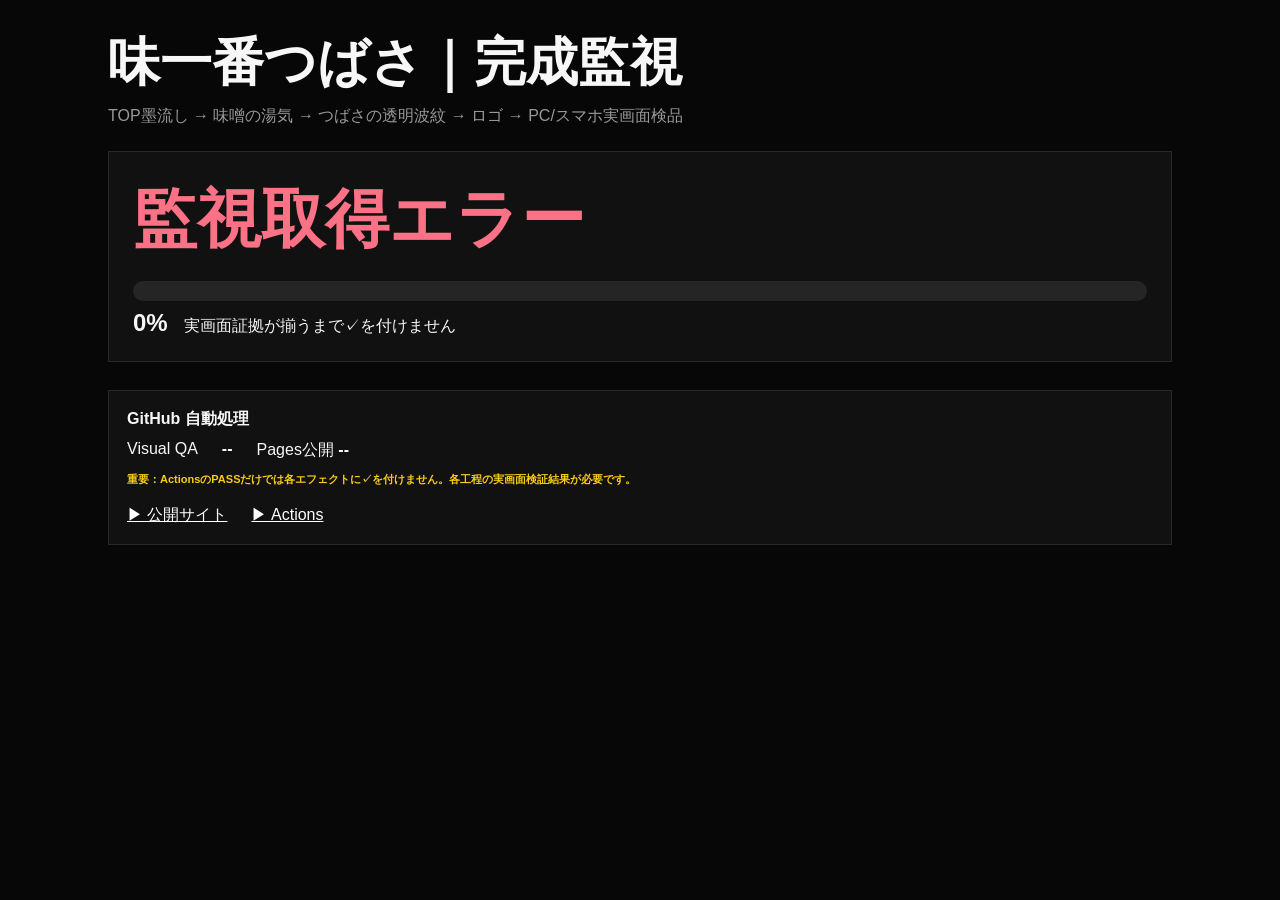
<file: progress/index.html>
<!doctype html><html lang="ja"><head><meta charset="utf-8"><meta name="viewport" content="width=device-width,initial-scale=1"><meta http-equiv="cache-control" content="no-cache"><title>つばさ エフェクト完成監視</title><style>*{box-sizing:border-box}body{margin:0;background:#070707;color:#f7f7f7;font-family:-apple-system,BlinkMacSystemFont,"Hiragino Sans",sans-serif}.w{max-width:1100px;margin:auto;padding:28px 18px 60px}h1{margin:0;font-size:clamp(28px,5vw,52px)}.sub{color:#999;margin:8px 0 24px}.hero,.step,.panel{background:#111;border:1px solid #292929}.hero{padding:24px;margin-bottom:14px}.state{font-size:clamp(32px,7vw,64px);font-weight:900}.run{color:#facc15}.ok{color:#4ade80}.bad{color:#fb7185}.meter{height:20px;background:#252525;border-radius:20px;overflow:hidden;margin:18px 0 8px}.meter i{display:block;height:100%;background:#4ade80}.pct{font-size:24px;font-weight:900}.steps{display:grid;gap:10px}.step{display:grid;grid-template-columns:54px 1fr auto;gap:14px;align-items:center;padding:18px}.num{font-size:26px;font-weight:900;color:#777}.step b{display:block;font-size:18px}.step small{display:block;color:#8e8e8e;margin-top:5px;line-height:1.5}.mark{font-size:24px;font-weight:900}.panel{margin-top:14px;padding:18px}.qa,.links{display:flex;gap:24px;flex-wrap:wrap;margin-top:10px}.links{margin-top:16px}a{color:#fff}.tiny{font-size:11px;color:#888;margin-top:10px;line-height:1.6}.warn{color:#facc15;font-weight:700}@media(max-width:620px){.step{grid-template-columns:38px 1fr auto;padding:14px}.num{font-size:20px}.step b{font-size:16px}}</style></head><body><main class="w"><h1>味一番つばさ｜完成監視</h1><div class="sub">TOP墨流し → 味噌の湯気 → つばさの透明波紋 → ロゴ → PC/スマホ実画面検品</div><section class="hero"><div id="state" class="state run">未検証</div><div class="meter"><i id="bar" style="width:0"></i></div><span id="pct" class="pct">0%</span>　<span id="summary">実画面証拠が揃うまで✓を付けません</span></section><section id="steps" class="steps"></section><section class="panel"><b>GitHub 自動処理</b><div class="qa">Visual QA <strong id="qa">--</strong><span>Pages公開 <strong id="dep">--</strong></span></div><div class="tiny warn">重要：ActionsのPASSだけでは各エフェクトに✓を付けません。各工程の実画面検証結果が必要です。</div><div id="time" class="tiny"></div><div class="links"><a href="../" target="_blank">▶ 公開サイト</a><a href="https://github.com/infoworks-jp/subasa-new-official/actions" target="_blank">▶ Actions</a></div></section></main><script>const API='https://api.github.com/repos/infoworks-jp/subasa-new-official/actions/runs?per_page=30';const stages=[['TOP墨流し','未検証：実画面で墨流し＋操作反応を確認後のみ✓'],['味噌の湯気','未検証：丼付近から上昇する湯気を確認後のみ✓'],['つばさの透明波紋','未検証：透明な水面波紋を確認後のみ✓'],['縦ロゴ','未検証：静かなネオン出現を確認後のみ✓'],['PC/スマホ実画面検品','未検証：PC・390pxスマホの証拠確認後のみ✓']];function render(qa,dep){steps.innerHTML=stages.map((x,i)=>`<div class="step"><span class="num">0${i+1}</span><div><b>${x[0]}</b><small>${x[1]}</small></div><span class="mark bad">—</span></div>`).join('');bar.style.width='0%';pct.textContent='0%';state.textContent='未検証';state.className='state run';summary.textContent='実画面証拠が揃うまで✓を付けません';const q=qa&&qa.conclusion==='success',d=dep&&dep.conclusion==='success';document.querySelector('#qa').textContent=q?'PASS（工程✓とは別）':qa&&qa.status!=='completed'?'RUNNING':qa?(qa.conclusion||'FAIL'):'--';document.querySelector('#dep').textContent=d?'PASS':dep&&dep.status!=='completed'?'RUNNING':dep?(dep.conclusion||'FAIL'):'--'}async function load(){try{const r=await fetch(API,{cache:'no-store'}),j=await r.json(),rs=j.workflow_runs||[],qa=rs.find(x=>x.name==='Visual QA'),dep=rs.find(x=>x.name==='Deploy Pages');render(qa,dep);time.textContent='最終更新 '+new Date().toLocaleString('ja-JP')+(qa?' / QA '+qa.head_sha.slice(0,8):'')+(dep?' / Deploy '+dep.head_sha.slice(0,8):'')}catch(e){state.textContent='監視取得エラー';state.className='state bad'}}load();setInterval(load,15000)</script></body></html>
</file>
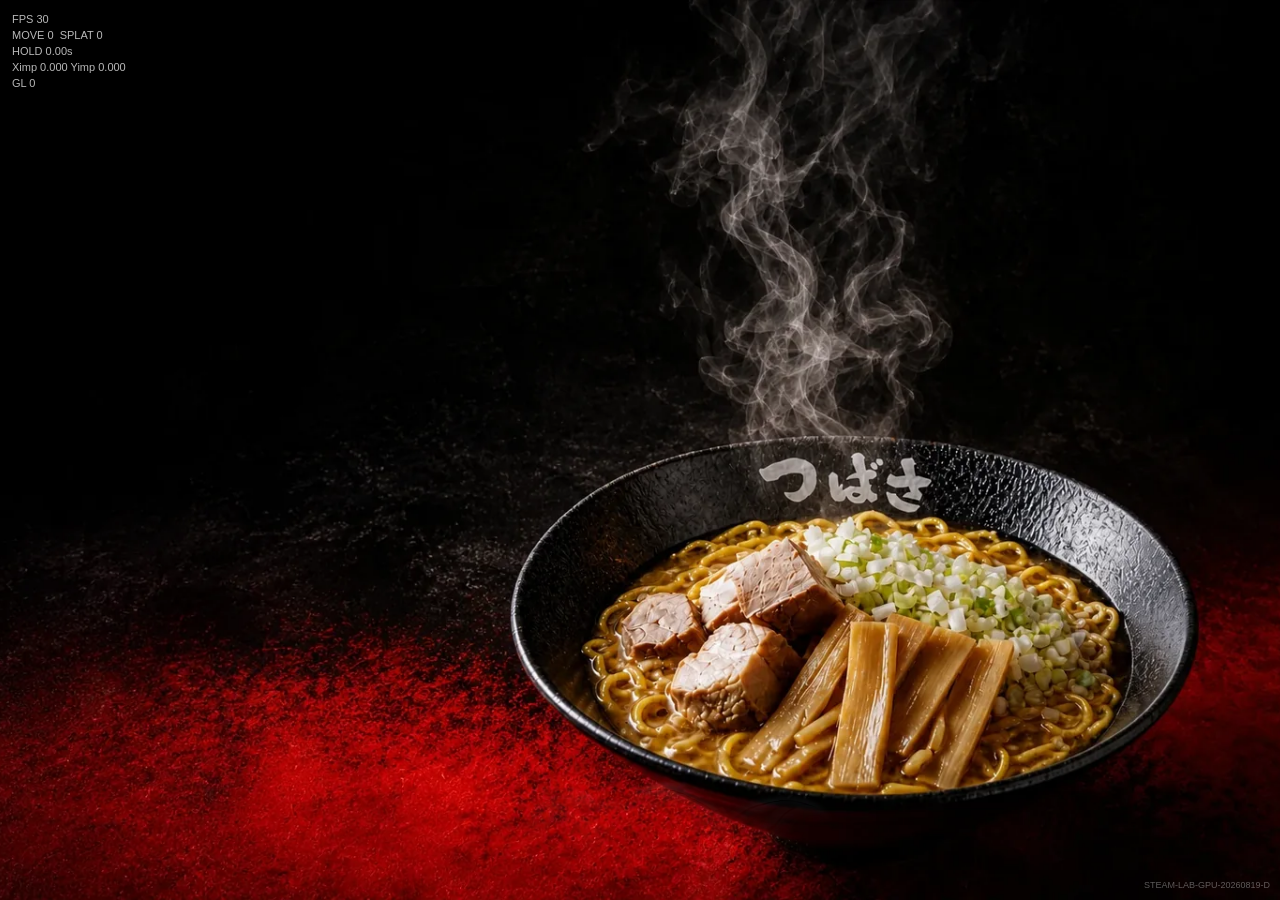
<file: steam-lab/index.html>
<!doctype html>
<html lang="ja">
<head>
<meta charset="utf-8">
<meta name="viewport" content="width=device-width,initial-scale=1,viewport-fit=cover,user-scalable=no">
<title>Steam Lab</title>
<style>
html,body{margin:0;width:100%;height:100%;overflow:hidden;background:#000;color:#fff;font-family:-apple-system,BlinkMacSystemFont,"Helvetica Neue",Arial,sans-serif}
#wrap{position:fixed;inset:0;background:#000 url('../assets/ultimate-miso.webp') 66% center/cover no-repeat;touch-action:none;overscroll-behavior:none}
canvas{position:absolute;inset:0;width:100%;height:100%;display:block;background:transparent;mix-blend-mode:screen}
#hud{position:absolute;left:12px;top:calc(12px + env(safe-area-inset-top));font-size:11px;line-height:1.45;opacity:.72;pointer-events:none;white-space:pre-wrap;text-shadow:0 1px 2px #000}
#build{position:absolute;right:10px;bottom:calc(10px + env(safe-area-inset-bottom));font-size:9px;opacity:.35;pointer-events:none}
#qa-report{display:none;position:absolute;right:8px;top:calc(8px + env(safe-area-inset-top));width:min(46vw,260px);max-height:42vh;overflow:auto;margin:0;padding:7px;border:1px solid rgba(255,255,255,.12);background:rgba(0,0,0,.52);color:rgba(255,255,255,.58);font:8px/1.3 ui-monospace,SFMono-Regular,Menlo,monospace;white-space:pre-wrap;pointer-events:auto;-webkit-overflow-scrolling:touch}
body.qa-mode #qa-report{display:block}
</style>
</head>
<body>
<div id="wrap"><canvas id="c"></canvas><div id="hud"></div><pre id="qa-report" aria-label="Steam Lab QA report">STEAM-LAB-QA-REPORT
BUILD: STEAM-LAB-GPU-20260819-D
TEST-TIME: 2026-08-19T07:28:13+09:00
VISUAL-QA: PASS (15S/30S/POST-60S)
FPS-AVG: 100.0
FPS-MIN: 100
POINTER-DOWN: 9
POINTER-MOVE: 84
POINTER-UP: 9
POINTER-CANCEL: 0
LEFT-SCORE: 0.010849
LEFT: PASS
RIGHT-SCORE: 0.001327
RIGHT: PASS
UP-SCORE: 0.011346
UP: PASS
DOWN-SCORE: 0.011242
DOWN: PASS
DIAGONAL-SCORE: 0.011577
DIAGONAL: PASS
HOLD-1S-SCORE: 0.018895
HOLD-1S: PASS
HOLD-2S-SCORE: 0.028179
HOLD-2S: PASS
HOLD-3S-SCORE: 0.007553
HOLD-3S: PASS
SPLAT-COUNT: 675
HOLD-SPLAT-COUNT: 591
VELOCITY-X: 0.013235
VELOCITY-Y: 0.068208
DENSITY-T0: 0.002370
DENSITY-T0.25: 0.002302
DENSITY-T0.5: 0.002215
DENSITY-T1: 0.002040
DENSITY-T2: 0.001808
DENSITY-T3: 0.001754
DENSITY-T5: 0.002050
DENSITY-T8: 0.002238
DENSITY-T10: 0.001831
FADE-DURATION: 10.0s
ABRUPT-FADE: FALSE
WEBGL-ERRORS: 0
CONTEXT-LOST: FALSE
CONSOLE-ERRORS: 0
OVERALL: PASS</pre><div id="build">STEAM-LAB-GPU-20260819-D</div></div>
<script src="steam.js"></script>
</body>
</html>
</file>
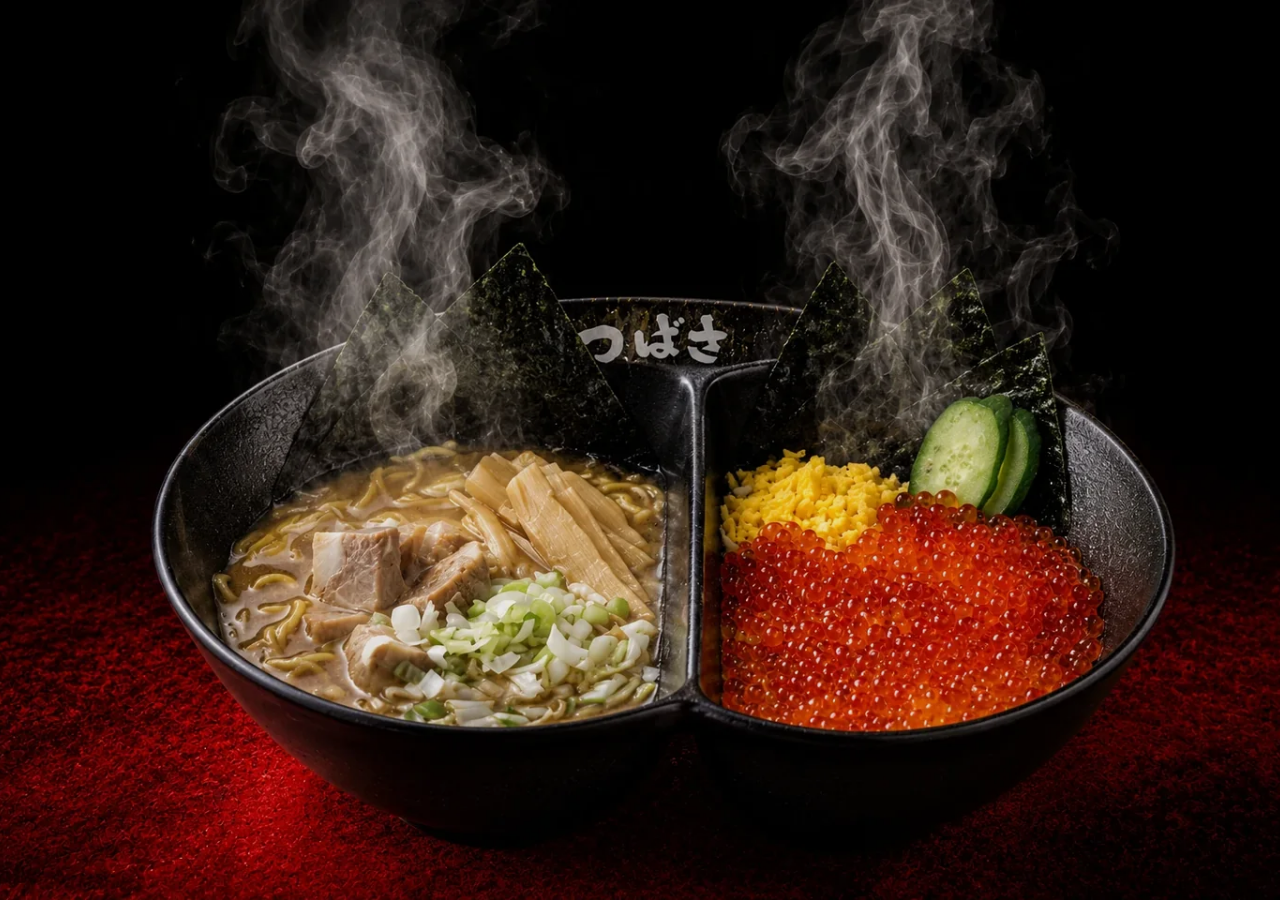
<file: reference/step1-photo-overlay.html>
<!doctype html>
<html lang="ja">
<head>
<meta charset="utf-8">
<meta name="viewport" content="width=device-width,initial-scale=1,viewport-fit=cover">
<title>STEP 1 — Upstream fluid over ramen photo</title>
<style>
html,body{margin:0;width:100%;height:100%;overflow:hidden;background:#000}
.stage{position:fixed;inset:0;background:#000 url('../assets/tsubasa-ramen.webp') center/cover no-repeat;isolation:isolate}
.stage::after{content:'';position:absolute;inset:0;background:rgba(0,0,0,.06);pointer-events:none;z-index:1}
iframe{position:absolute;inset:0;width:100%;height:100%;border:0;z-index:2;mix-blend-mode:screen;background:#000}
</style>
</head>
<body>
<div class="stage">
  <iframe id="pavel-reference" src="https://paveldogreat.github.io/WebGL-Fluid-Simulation/" title="Unmodified PavelDoGreat fluid over target ramen photo" allow="fullscreen"></iframe>
</div>
</body>
</html>
</file>
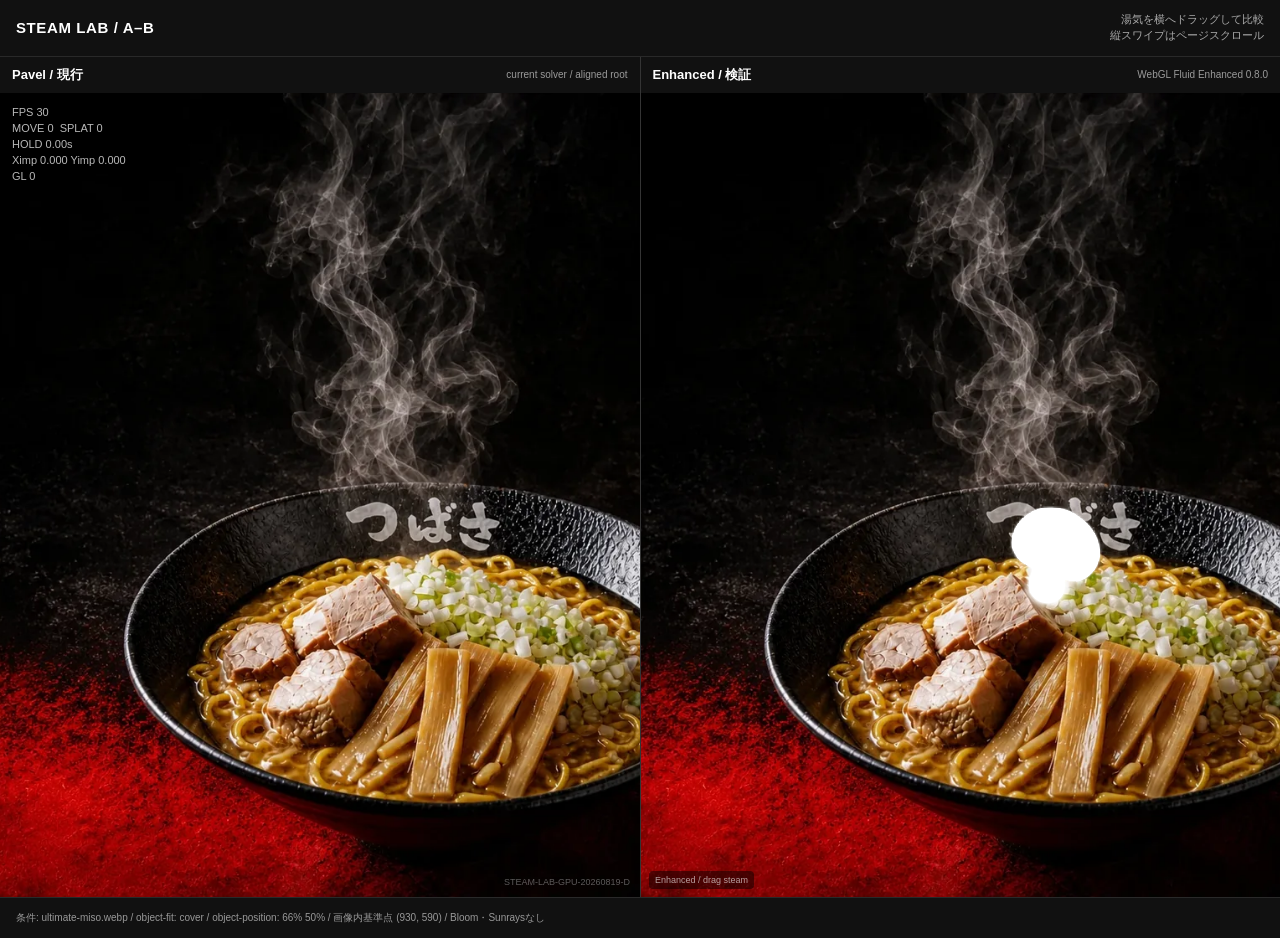
<file: steam-lab/compare.html>
<!doctype html>
<html lang="ja">
<head>
<meta charset="utf-8">
<meta name="viewport" content="width=device-width,initial-scale=1,viewport-fit=cover">
<title>Steam Lab — Pavel / Enhanced 比較</title>
<style>
:root{color-scheme:dark;font-family:-apple-system,BlinkMacSystemFont,"Helvetica Neue",Arial,sans-serif;background:#0a0a0a;color:#fff}
*{box-sizing:border-box}html,body{margin:0;min-height:100%;background:#0a0a0a}body{padding:env(safe-area-inset-top) 0 env(safe-area-inset-bottom)}
header{display:flex;align-items:center;justify-content:space-between;gap:16px;padding:12px 16px;border-bottom:1px solid #292929;background:#111}
h1{margin:0;font-size:15px;letter-spacing:.04em}.hint{margin:0;color:#aaa;font-size:11px;line-height:1.45;text-align:right}
main{display:grid;grid-template-columns:1fr 1fr;gap:1px;background:#343434;min-height:calc(100vh - 60px)}
.case{min-width:0;background:#111;display:flex;flex-direction:column}.label{display:flex;align-items:center;justify-content:space-between;gap:8px;padding:9px 12px;font-size:12px}.label b{font-size:13px}.label span{color:#9b9b9b;font-size:10px}
.viewport{position:relative;flex:1;min-height:560px;background:#000;overflow:hidden}.viewport iframe{position:absolute;inset:0;width:100%;height:100%;border:0;display:block}
footer{padding:12px 16px;color:#999;background:#111;font-size:10px;line-height:1.6;border-top:1px solid #292929}
@media(max-width:620px){header{align-items:flex-start;padding:10px 12px}.hint{max-width:180px}.label{padding:8px}.label span{display:none}main{min-height:520px}.viewport{min-height:520px}footer{padding:10px 12px}}
</style>
</head>
<body>
<header><h1>STEAM LAB / A–B</h1><p class="hint">湯気を横へドラッグして比較<br>縦スワイプはページスクロール</p></header>
<main>
  <section class="case"><div class="label"><b>Pavel / 現行</b><span>current solver / aligned root</span></div><div class="viewport"><iframe title="Pavel版 湯気" src="./?compare=1"></iframe></div></section>
  <section class="case"><div class="label"><b>Enhanced / 検証</b><span>WebGL Fluid Enhanced 0.8.0</span></div><div class="viewport"><iframe title="Enhanced版 湯気" src="enhanced.html"></iframe></div></section>
</main>
<footer>条件: ultimate-miso.webp / object-fit: cover / object-position: 66% 50% / 画像内基準点 (930, 590) / Bloom・Sunraysなし</footer>
</body>
</html>
</file>
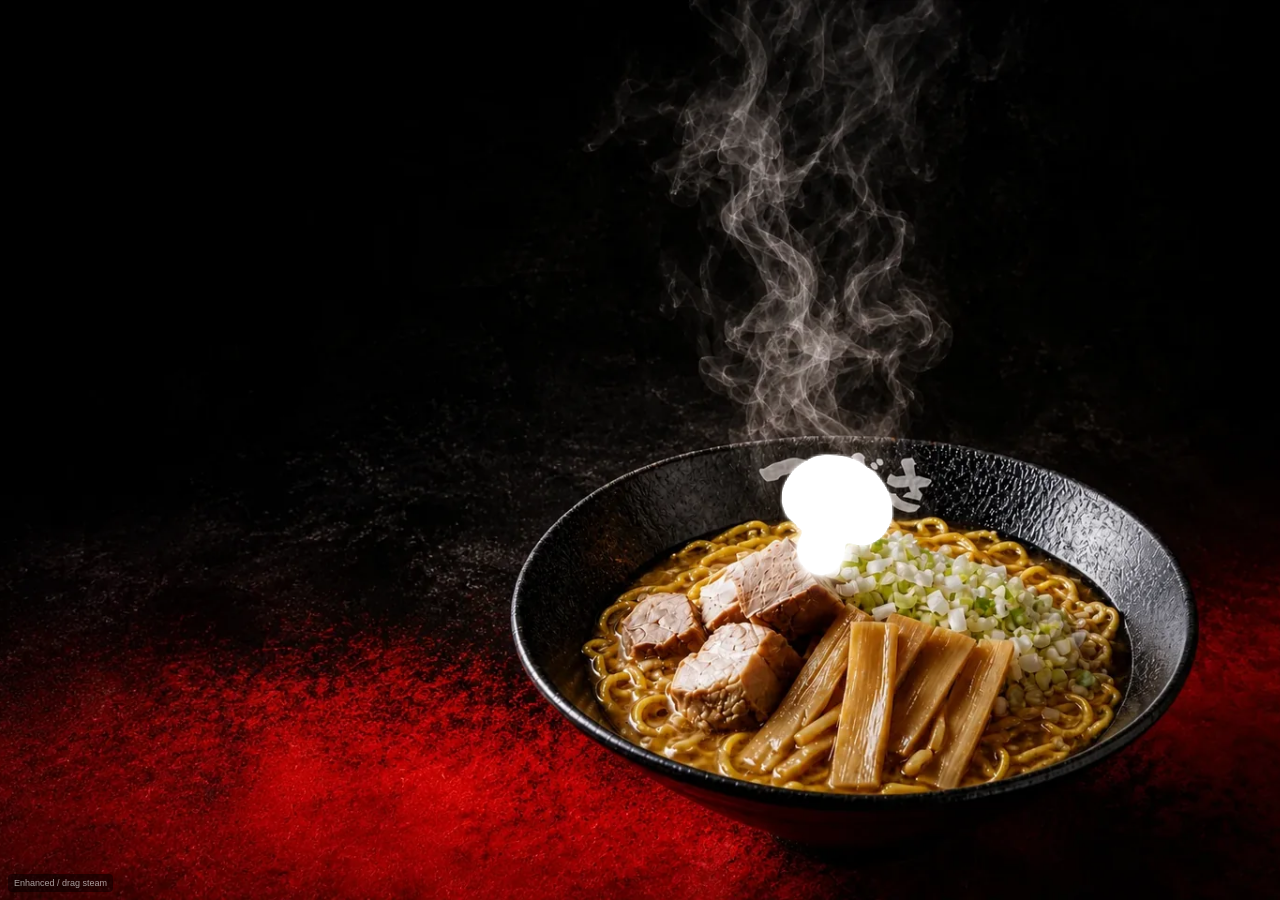
<file: steam-lab/enhanced.html>
<!doctype html>
<html lang="ja">
<head>
<meta charset="utf-8">
<meta name="viewport" content="width=device-width,initial-scale=1,viewport-fit=cover">
<title>Steam Lab — WebGL Fluid Enhanced</title>
<style>
html,body{margin:0;width:100%;height:100%;overflow:hidden;background:#000;font-family:-apple-system,BlinkMacSystemFont,"Helvetica Neue",Arial,sans-serif}
#stage{position:fixed;inset:0;overflow:hidden;background:#000;isolation:isolate}
#photo{position:absolute;inset:0;width:100%;height:100%;object-fit:cover;object-position:66% 50%;user-select:none;-webkit-user-drag:none}
#simulation{position:absolute!important;inset:0!important;width:100%!important;height:100%!important;pointer-events:none;mix-blend-mode:screen;background:transparent!important}
#fluid{position:absolute!important;inset:0!important;width:100%!important;height:100%!important;background:transparent!important}
#gesture{position:absolute;left:0;right:0;top:22%;bottom:8%;touch-action:none;cursor:grab}#gesture:active{cursor:grabbing}
#root{position:absolute;width:8px;height:8px;border:1px solid rgba(255,255,255,.4);border-radius:50%;transform:translate(-50%,-50%);pointer-events:none;opacity:0;transition:opacity .2s}
#stage.debug #root{opacity:1}#status{position:absolute;left:8px;bottom:calc(8px + env(safe-area-inset-bottom));padding:4px 6px;border-radius:4px;background:rgba(0,0,0,.48);color:rgba(255,255,255,.62);font-size:9px;pointer-events:none}
</style>
</head>
<body>
<div id="stage"><img id="photo" src="../assets/ultimate-miso.webp" width="1440" height="960" alt="究極の味噌ラーメン"><div id="simulation"><canvas id="fluid"></canvas></div><div id="gesture" aria-label="湯気を指で動かす領域"></div><i id="root" aria-hidden="true"></i><div id="status">Enhanced 0.8.0</div></div>
<script type="module" src="enhanced.js"></script>
</body>
</html>
</file>
